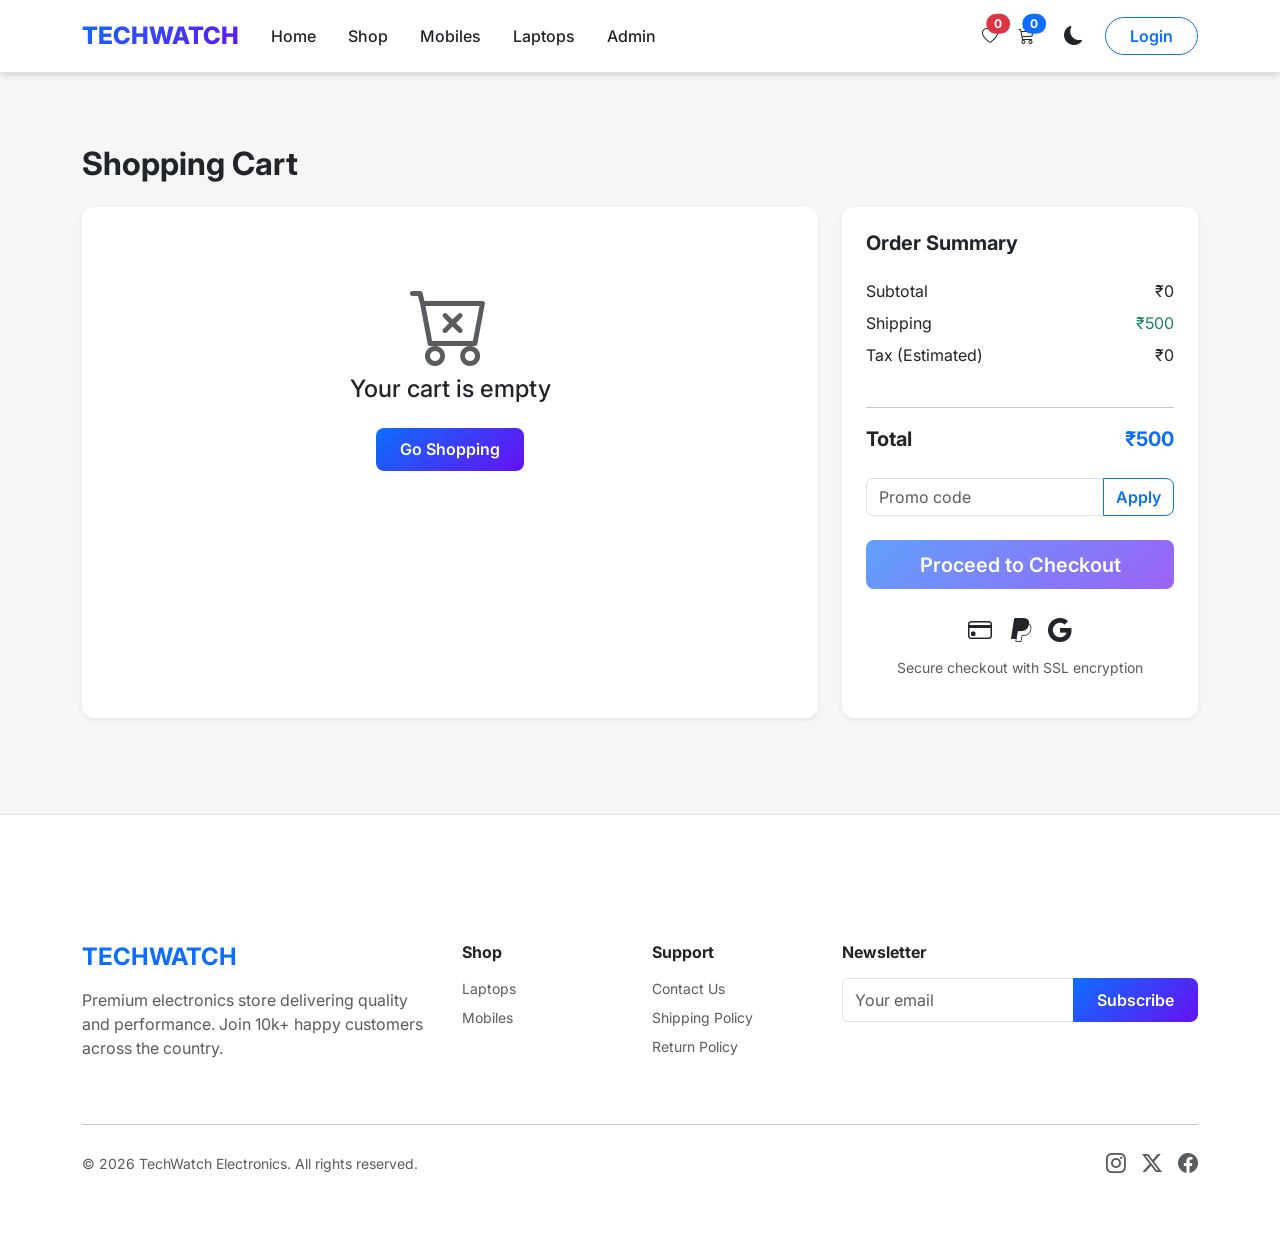
<file: cart.html>
<!DOCTYPE html>
<html lang="en">

<head>
    <meta charset="UTF-8">
    <meta name="viewport" content="width=device-width, initial-scale=1.0">
    <title>Your Cart | TechWatch</title>
    <link href="https://cdn.jsdelivr.net/npm/bootstrap@5.3.0/dist/css/bootstrap.min.css" rel="stylesheet">
    <link rel="stylesheet" href="https://cdn.jsdelivr.net/npm/bootstrap-icons@1.11.1/font/bootstrap-icons.css">
    <link href="https://fonts.googleapis.com/css2?family=Inter:wght@400;500;600;700;800&display=swap" rel="stylesheet">
    <link rel="stylesheet" href="css/style.css">
</head>

<body>

    <div class="container py-5 mt-4">
        <h2 class="fw-bold mb-4">Shopping Cart</h2>

        <div class="row g-4">
            <!-- Cart Items -->
            <div class="col-lg-8">
                <div class="card border-0 shadow-sm p-4">
                    <div class="table-responsive">
                        <table class="table align-middle">
                            <thead class="text-muted">
                                <tr>
                                    <th>Product</th>
                                    <th>Price</th>
                                    <th>Quantity</th>
                                    <th>Total</th>
                                    <th></th>
                                </tr>
                            </thead>
                            <tbody id="cart-items-body">
                                <!-- Cart items rendered by JS -->
                            </tbody>
                        </table>
                    </div>
                    <div id="empty-cart-msg" class="text-center py-5 d-none">
                        <i class="bi bi-cart-x display-1 text-muted mb-3"></i>
                        <h4>Your cart is empty</h4>
                        <a href="products.html" class="btn btn-primary mt-3">Go Shopping</a>
                    </div>
                </div>
            </div>

            <!-- Order Summary -->
            <div class="col-lg-4">
                <div class="card border-0 shadow-sm p-4 sticky-top" style="top: 100px;">
                    <h5 class="fw-bold mb-4">Order Summary</h5>
                    <div class="d-flex justify-content-between mb-2">
                        <span>Subtotal</span>
                        <span id="cart-subtotal" class="fw-600">₹0</span>
                    </div>
                    <div class="d-flex justify-content-between mb-2">
                        <span>Shipping</span>
                        <span id="cart-shipping" class="fw-600 text-success">Free</span>
                    </div>
                    <div class="d-flex justify-content-between mb-4">
                        <span>Tax (Estimated)</span>
                        <span id="cart-tax" class="fw-600">₹0</span>
                    </div>
                    <hr>
                    <div class="d-flex justify-content-between mb-4">
                        <span class="fs-5 fw-bold">Total</span>
                        <span id="cart-total" class="fs-5 fw-bold text-primary">₹0</span>
                    </div>

                    <!-- Coupon -->
                    <div class="mb-4">
                        <div class="input-group">
                            <input type="text" class="form-control" placeholder="Promo code" id="coupon-code">
                            <button class="btn btn-outline-primary" id="apply-coupon">Apply</button>
                        </div>
                    </div>

                    <a href="checkout.html" class="btn btn-primary btn-lg w-100" id="checkout-btn">Proceed to
                        Checkout</a>

                    <div class="mt-4 text-center">
                        <div class="d-flex justify-content-center gap-3">
                            <i class="bi bi-credit-card fs-4"></i>
                            <i class="bi bi-paypal fs-4"></i>
                            <i class="bi bi-google fs-4"></i>
                        </div>
                        <p class="text-muted small mt-2">Secure checkout with SSL encryption</p>
                    </div>
                </div>
            </div>
        </div>
    </div>

    <script src="https://cdn.jsdelivr.net/npm/bootstrap@5.3.0/dist/js/bootstrap.bundle.min.js"></script>
    <script type="module" src="js/cart.js"></script>
</body>

</html>
</file>
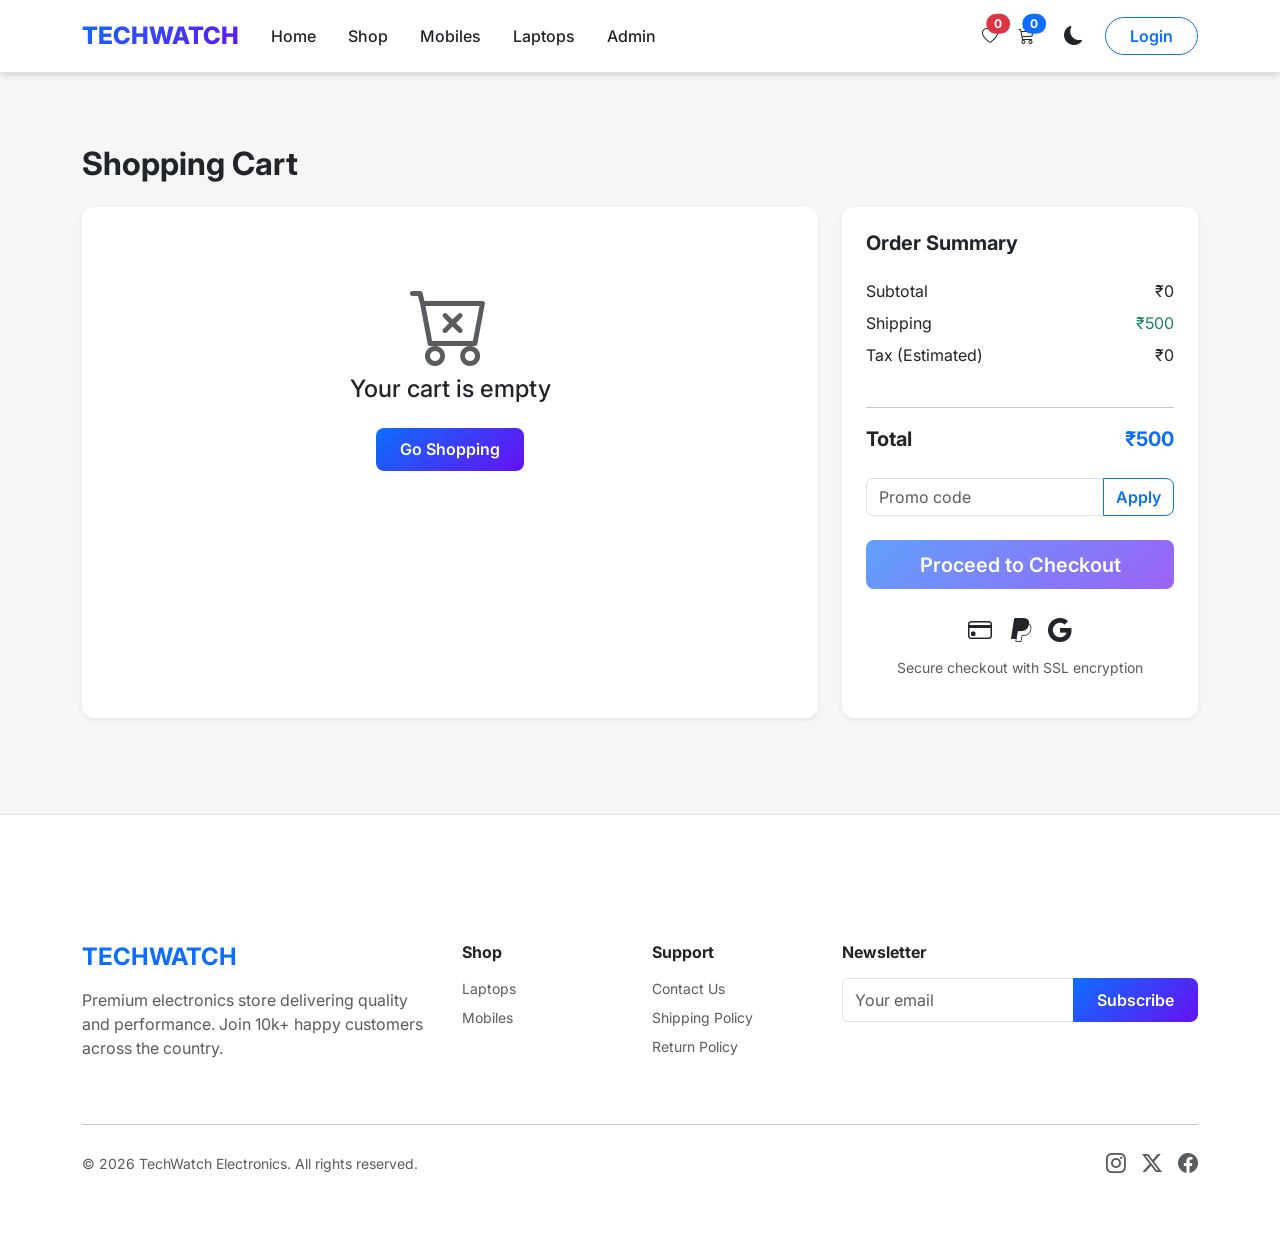
<file: checkout.html>
<!DOCTYPE html>
<html lang="en">

<head>
    <meta charset="UTF-8">
    <meta name="viewport" content="width=device-width, initial-scale=1.0">
    <title>Checkout | TechWatch</title>
    <link href="https://cdn.jsdelivr.net/npm/bootstrap@5.3.0/dist/css/bootstrap.min.css" rel="stylesheet">
    <link rel="stylesheet" href="https://cdn.jsdelivr.net/npm/bootstrap-icons@1.11.1/font/bootstrap-icons.css">
    <link href="https://fonts.googleapis.com/css2?family=Inter:wght@400;500;600;700;800&display=swap" rel="stylesheet">
    <link rel="stylesheet" href="css/style.css">
</head>

<body>

    <div class="container py-4 py-lg-5 mt-4 mt-lg-5">
        <!-- Breadcrumb -->
        <nav aria-label="breadcrumb" class="mb-4">
            <ol class="breadcrumb">
                <li class="breadcrumb-item"><a href="index.html" class="text-decoration-none">Home</a></li>
                <li class="breadcrumb-item"><a href="cart.html" class="text-decoration-none">Cart</a></li>
                <li class="breadcrumb-item active" aria-current="page">Checkout</li>
            </ol>
        </nav>

        <div class="d-flex flex-column flex-md-row align-items-start align-items-md-center mb-4 mb-lg-5">
            <div class="bg-primary bg-opacity-10 rounded-4 me-md-3 mb-3 mb-md-0 d-flex align-items-center justify-content-center"
                style="width: 60px; height: 60px;">
                <i class="bi bi-shield-lock-fill text-primary fs-3"></i>
            </div>
            <div>
                <h2 class="fw-800 mb-1 fs-3">Secure Checkout</h2>
                <p class="text-muted mb-0 small">Review your items and complete your purchase securely.</p>
            </div>
        </div>

        <form id="checkout-form" class="needs-validation" novalidate>
            <div class="row g-4 g-lg-5">
                <!-- Shipping Details -->
                <div class="col-lg-8 order-2 order-lg-1">
                    <div class="card border-0 shadow-sm p-3 p-md-4 mb-4">
                        <h5 class="fw-bold mb-4 checkout-section-title">Shipping Information</h5>
                        <div class="row g-3">
                            <div class="col-md-6">
                                <label class="form-label">First Name</label>
                                <input type="text" class="form-control" required>
                                <div class="invalid-feedback">Required.</div>
                            </div>
                            <div class="col-md-6">
                                <label class="form-label">Last Name</label>
                                <input type="text" class="form-control" required>
                            </div>
                            <div class="col-12">
                                <label class="form-label">Email Address</label>
                                <input type="email" class="form-control" required placeholder="you@example.com">
                            </div>
                            <div class="col-12">
                                <label class="form-label">Address</label>
                                <input type="text" class="form-control" required placeholder="1234 Main St">
                            </div>
                            <!-- <div class="col-md-5">
                                <label class="form-label">Country</label>
                                <select class="form-select" required>
                                    <option value="">Choose...</option>
                                    <option>United States</option>
                                    <option>Canada</option>
                                    <option>India</option>
                                    <option>Germany</option>
                                </select>
                            </div> -->
                            <div class="col-md-4">
                                <label class="form-label">State</label>
                                <input type="text" class="form-control" required>
                            </div>
                            <div class="col-md-3">
                                <label class="form-label">Zip Code</label>
                                <input type="text" class="form-control" required>
                            </div>
                        </div>
                    </div>

                    <div class="card border-0 shadow-sm p-3 p-md-4 mb-4">
                        <h5 class="fw-bold mb-4 checkout-section-title">Payment Method</h5>
                        <div class="my-3">
                            <div class="form-check mb-2">
                                <input id="credit" name="paymentMethod" type="radio" class="form-check-input" checked
                                    required>
                                <label class="form-check-label" for="credit">Credit Card</label>
                            </div>
                            <div class="form-check mb-2">
                                <input id="debit" name="paymentMethod" type="radio" class="form-check-input" required>
                                <label class="form-check-label" for="debit">Debit Card</label>
                            </div>
                            <div class="form-check">
                                <input id="paypal" name="paymentMethod" type="radio" class="form-check-input" required>
                                <label class="form-check-label" for="paypal">PayPal</label>
                            </div>
                        </div>
                        <div class="row gy-3">
                            <div class="col-md-6">
                                <label class="form-label">Name on Card</label>
                                <input type="text" class="form-control" required>
                            </div>
                            <div class="col-md-6">
                                <label class="form-label">Card Number</label>
                                <input type="text" class="form-control" required>
                            </div>
                            <div class="col-md-3">
                                <label class="form-label">Expiration</label>
                                <input type="text" class="form-control" placeholder="MM/YY" required>
                            </div>
                            <div class="col-md-3">
                                <label class="form-label">CVV</label>
                                <input type="text" class="form-control" required>
                            </div>
                        </div>
                    </div>
                </div>

                <!-- Order Summary -->
                <div class="col-lg-4 order-1 order-lg-2">
                    <div class="card border-0 shadow-sm p-3 p-md-4 sticky-lg-top" style="top: 100px;">
                        <h5 class="fw-bold mb-4 checkout-section-title">Your Order</h5>
                        <div id="checkout-items" class="mb-4">
                            <!-- Items list -->
                        </div>
                        <hr>
                        <div class="d-flex justify-content-between mb-4">
                            <span class="fs-5 fw-bold">Total</span>
                            <span id="checkout-total" class="fs-5 fw-bold text-primary">₹0</span>
                        </div>
                        <button type="submit" class="btn btn-primary btn-lg w-100">Place Order</button>
                    </div>
                </div>
            </div>
        </form>
    </div>

    <!-- Order Success Modal -->
    <div class="modal fade" id="successModal" data-bs-backdrop="static" tabindex="-1">
        <div class="modal-dialog modal-dialog-centered">
            <div class="modal-content text-center p-5 border-0">
                <div class="mb-4">
                    <i class="bi bi-check-circle-fill text-success" style="font-size: 5rem;"></i>
                </div>
                <h2 class="fw-bold mb-3">Order Placed!</h2>
                <p class="text-muted mb-4">Thank you for your purchase. Your order #<span id="order-id"></span> has been
                    successfully placed.</p>
                <div class="d-grid">
                    <button class="btn btn-primary btn-lg" onclick="location.href='index.html'">Continue
                        Shopping</button>
                </div>
            </div>
        </div>
    </div>

    <script src="https://cdn.jsdelivr.net/npm/bootstrap@5.3.0/dist/js/bootstrap.bundle.min.js"></script>
    <script type="module" src="js/checkout.js"></script>
</body>

</html>
</file>
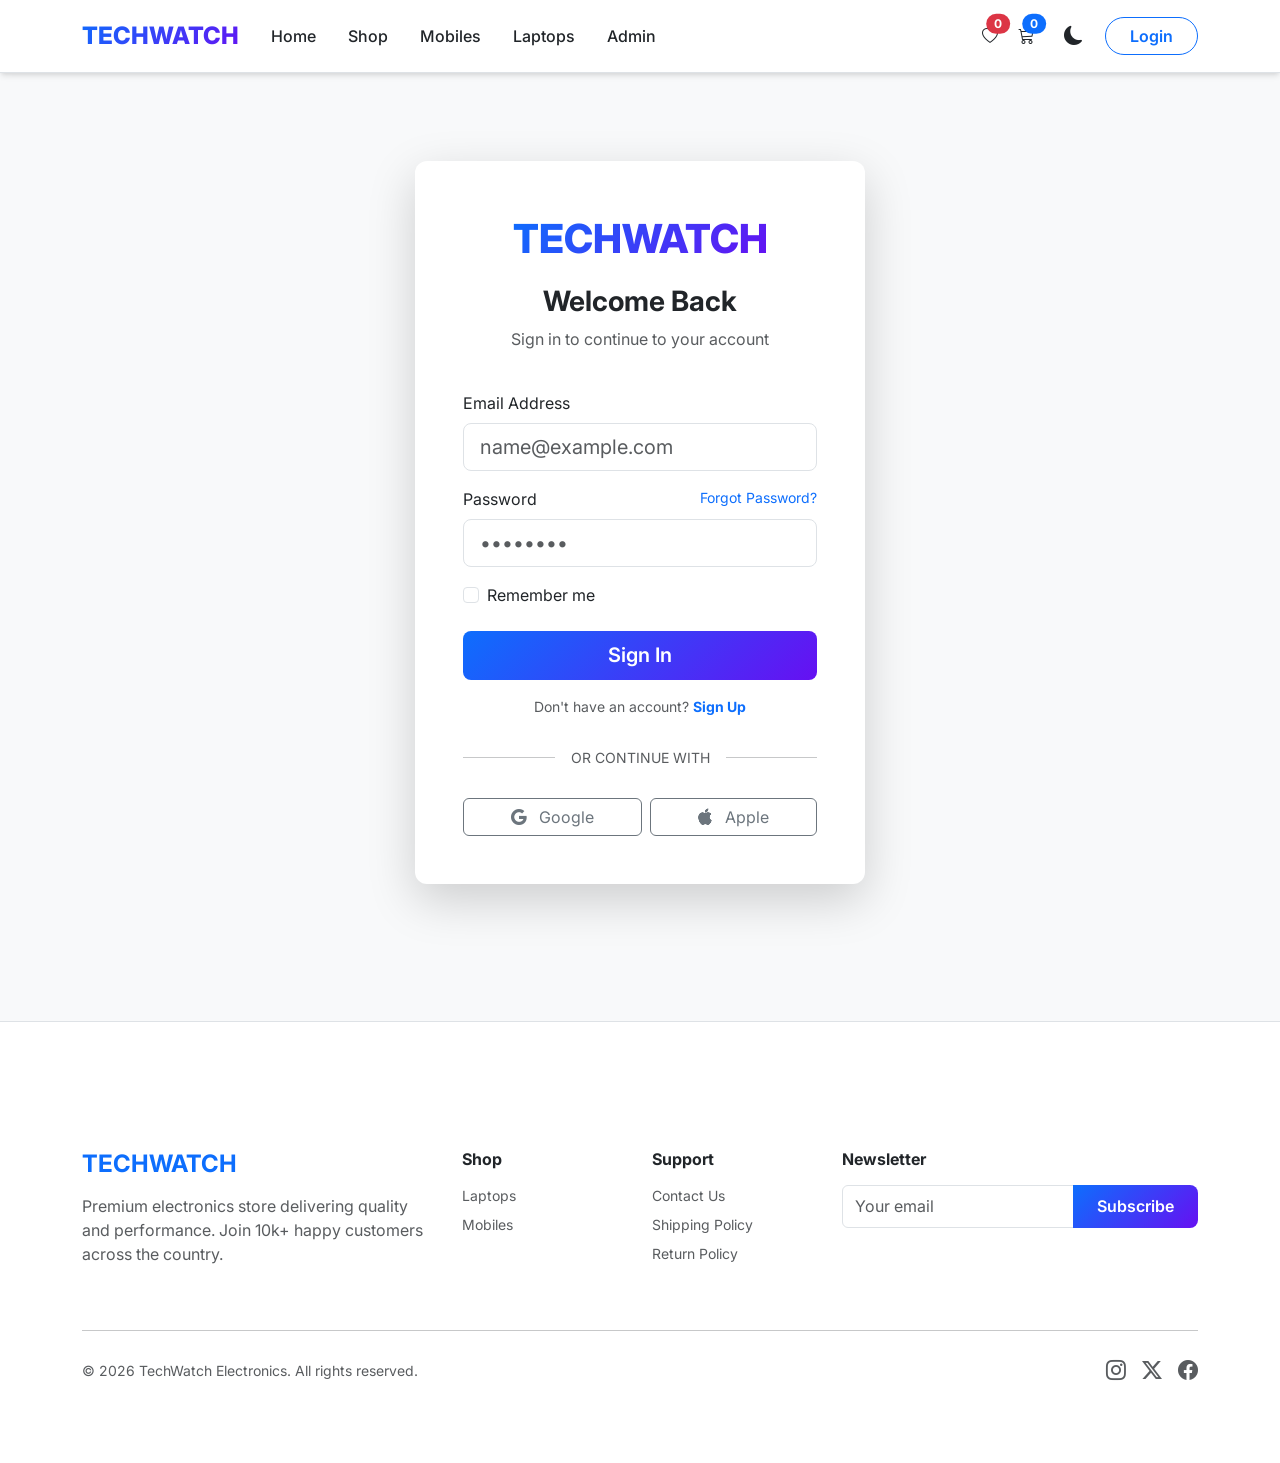
<file: login.html>
<!DOCTYPE html>
<html lang="en">

<head>
    <meta charset="UTF-8">
    <meta name="viewport" content="width=device-width, initial-scale=1.0">
    <title>Login | TechWatch</title>
    <link href="https://cdn.jsdelivr.net/npm/bootstrap@5.3.0/dist/css/bootstrap.min.css" rel="stylesheet">
    <link rel="stylesheet" href="https://cdn.jsdelivr.net/npm/bootstrap-icons@1.11.1/font/bootstrap-icons.css">
    <link href="https://fonts.googleapis.com/css2?family=Inter:wght@400;500;600;700;800&display=swap" rel="stylesheet">
    <link rel="stylesheet" href="css/style.css">
</head>

<body class="bg-light">

    <div class="container d-flex align-items-center justify-content-center min-vh-100 py-5">
        <div class="card border-0 shadow-lg p-4 p-md-5" style="max-width: 450px; width: 100%;">
            <div class="text-center mb-4">
                <a href="index.html" class="navbar-brand fs-1">TECHWATCH</a>
                <h3 class="fw-bold mt-3">Welcome Back</h3>
                <p class="text-muted">Sign in to continue to your account</p>
            </div>

            <form id="login-form">
                <div class="mb-3">
                    <label class="form-label fw-600">Email Address</label>
                    <input type="email" id="email" class="form-control form-control-lg" placeholder="name@example.com"
                        required>
                </div>
                <div class="mb-3">
                    <div class="d-flex justify-content-between">
                        <label class="form-label fw-600">Password</label>
                        <a href="#" class="text-decoration-none small">Forgot Password?</a>
                    </div>
                    <input type="password" id="password" class="form-control form-control-lg" placeholder="••••••••"
                        required>
                </div>
                <div class="mb-4 form-check">
                    <input type="checkbox" class="form-check-input" id="remember">
                    <label class="form-check-label" for="remember">Remember me</label>
                </div>
                <button type="submit" class="btn btn-primary btn-lg w-100 mb-3">Sign In</button>

                <div class="text-center">
                    <p class="text-muted small">Don't have an account? <a href="register.html"
                            class="text-decoration-none fw-bold">Sign Up</a></p>
                </div>

                <div class="divider d-flex align-items-center my-4">
                    <hr class="flex-grow-1">
                    <span class="mx-3 text-muted small">OR CONTINUE WITH</span>
                    <hr class="flex-grow-1">
                </div>

                <div class="d-flex gap-2">
                    <button type="button" class="btn btn-outline-secondary flex-grow-1"><i
                            class="bi bi-google me-2"></i> Google</button>
                    <button type="button" class="btn btn-outline-secondary flex-grow-1"><i class="bi bi-apple me-2"></i>
                        Apple</button>
                </div>
            </form>
        </div>
    </div>

    <script src="https://cdn.jsdelivr.net/npm/bootstrap@5.3.0/dist/js/bootstrap.bundle.min.js"></script>
    <script type="module" src="js/auth.js"></script>
</body>

</html>
</file>
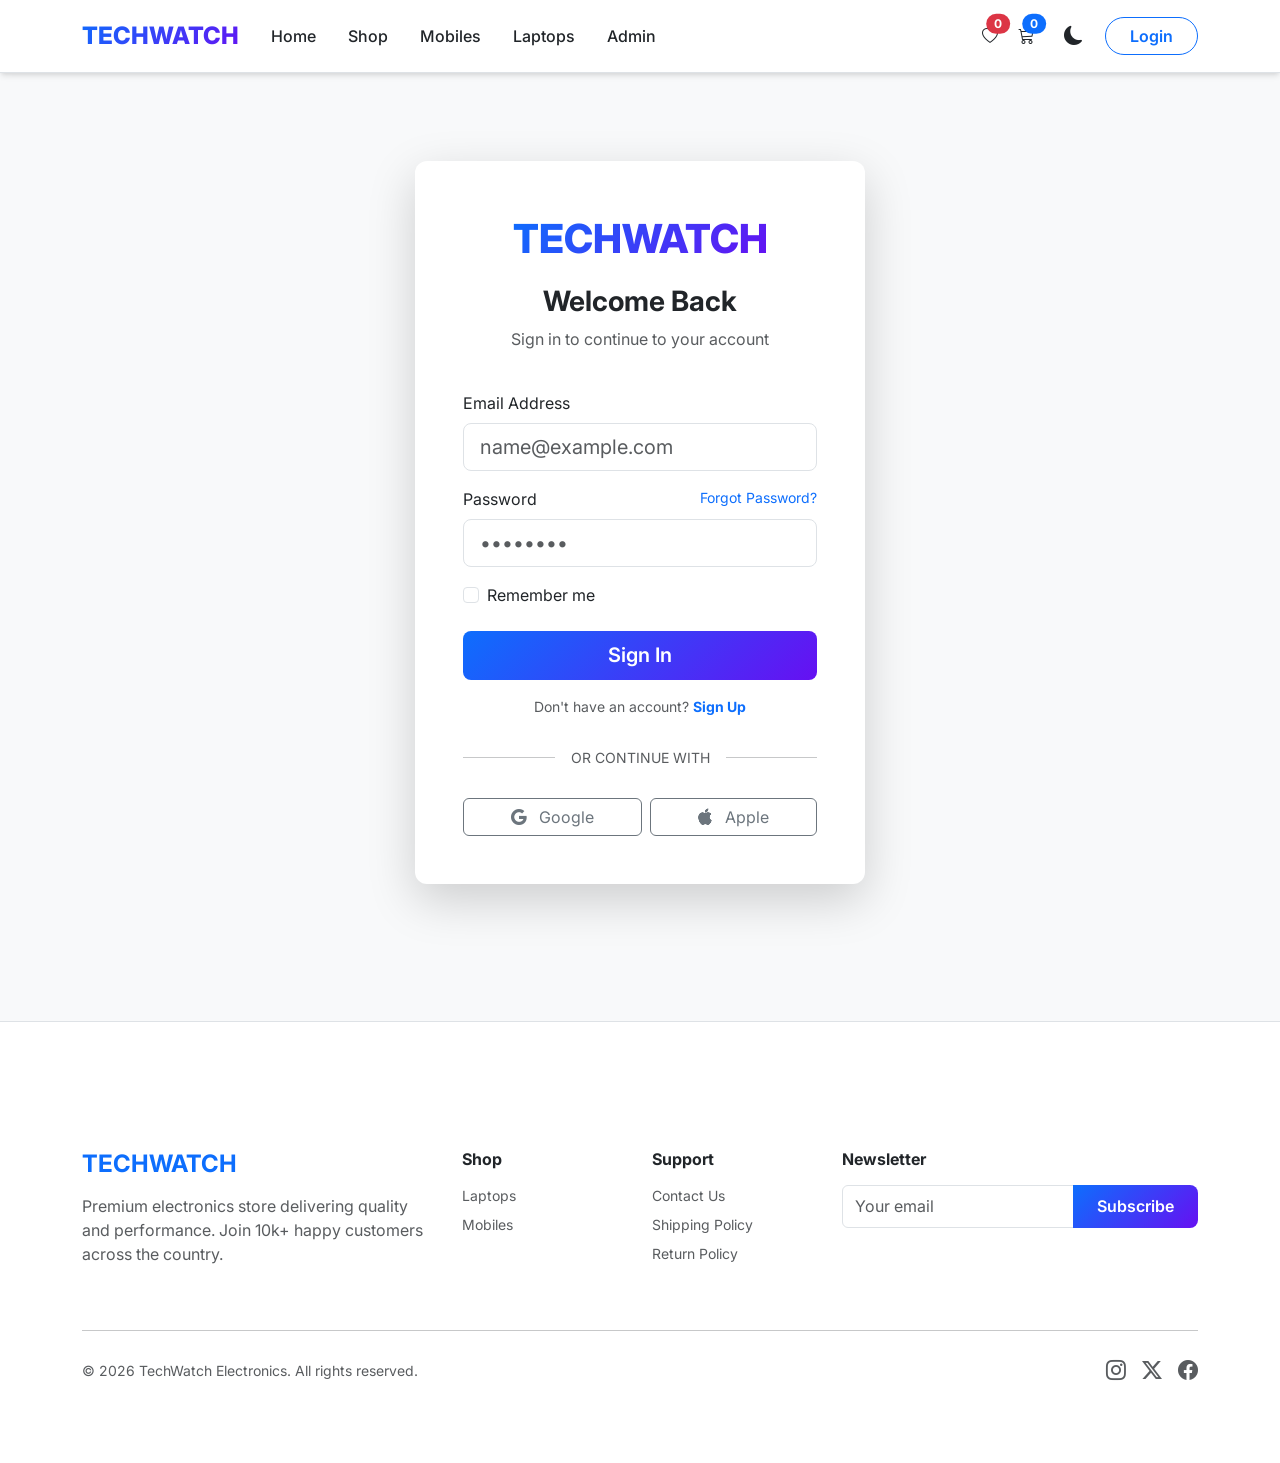
<file: profile.html>
<!DOCTYPE html>
<html lang="en">

<head>
    <meta charset="UTF-8">
    <meta name="viewport" content="width=device-width, initial-scale=1.0">
    <title>My Profile | TechWatch</title>
    <link href="https://cdn.jsdelivr.net/npm/bootstrap@5.3.0/dist/css/bootstrap.min.css" rel="stylesheet">
    <link rel="stylesheet" href="https://cdn.jsdelivr.net/npm/bootstrap-icons@1.11.1/font/bootstrap-icons.css">
    <link href="https://fonts.googleapis.com/css2?family=Inter:wght@400;500;600;700;800&display=swap" rel="stylesheet">
    <link rel="stylesheet" href="css/style.css">
</head>

<body>

    <div class="container py-5 mt-4">
        <div class="row g-4">
            <!-- Sidebar -->
            <div class="col-lg-4">
                <div class="card border-0 shadow-sm p-4 text-center">
                    <div class="mb-4">
                        <img src="https://ui-avatars.com/api/?name=User&background=0D6EFD&color=fff&size=128"
                            alt="Avatar" class="rounded-circle shadow-sm" id="profile-avatar">
                    </div>
                    <h4 class="fw-bold mb-1" id="profile-name">User Name</h4>
                    <p class="text-muted small" id="profile-email">user@example.com</p>
                    <hr>
                    <div class="list-group list-group-flush text-start">
                        <a href="#orders" class="list-group-item list-group-item-action border-0 py-3 active"><i
                                class="bi bi-box-seam me-2"></i> My Orders</a>
                        <a href="wishlist.html" class="list-group-item list-group-item-action border-0 py-3"><i
                                class="bi bi-heart me-2"></i> Wishlist</a>
                        <a href="cart.html" class="list-group-item list-group-item-action border-0 py-3"><i
                                class="bi bi-cart me-2"></i> My Cart</a>
                        <a href="#" class="list-group-item list-group-item-action border-0 py-3 text-danger"
                            onclick="logout()"><i class="bi bi-box-arrow-right me-2"></i> Logout</a>
                    </div>
                </div>
            </div>

            <!-- Content -->
            <div class="col-lg-8">
                <div class="card border-0 shadow-sm p-4 h-100">
                    <h5 class="fw-bold mb-4">Order History</h5>
                    <div class="table-responsive">
                        <table class="table align-middle">
                            <thead class="bg-light">
                                <tr>
                                    <th>Order ID</th>
                                    <th>Date</th>
                                    <th>Total</th>
                                    <th>Status</th>
                                    <th>Action</th>
                                </tr>
                            </thead>
                            <tbody id="orders-body">
                                <!-- Orders rendered by JS -->
                            </tbody>
                        </table>
                    </div>
                    <div id="no-orders" class="text-center py-5 d-none">
                        <p class="text-muted">You haven't placed any orders yet.</p>
                        <a href="products.html" class="btn btn-outline-primary">Start Shopping</a>
                    </div>
                </div>
            </div>
        </div>
    </div>

    <script src="https://cdn.jsdelivr.net/npm/bootstrap@5.3.0/dist/js/bootstrap.bundle.min.js"></script>
    <script type="module">
        import { showToast } from './js/utils.js';

        document.addEventListener('DOMContentLoaded', () => {
            const user = JSON.parse(localStorage.getItem('currentUser'));
            if (!user) {
                window.location.href = 'login.html';
                return;
            }

            document.getElementById('profile-name').innerText = user.name;
            document.getElementById('profile-email').innerText = user.email;
            document.getElementById('profile-avatar').src = `https://ui-avatars.com/api/?name=${user.name}&background=0D6EFD&color=fff&size=128`;

            renderOrders();
        });

        const renderOrders = () => {
            const orders = JSON.parse(localStorage.getItem('orders')) || [];
            const body = document.getElementById('orders-body');
            const noOrders = document.getElementById('no-orders');

            if (orders.length === 0) {
                noOrders.classList.remove('d-none');
                body.parentElement.classList.add('d-none');
                return;
            }

            orders.reverse().forEach(order => {
                const tr = document.createElement('tr');
                tr.innerHTML = `
                    <td>#${order.id}</td>
                    <td>${order.date}</td>
                    <td class="fw-bold">${order.total}</td>
                    <td><span class="badge bg-success-subtle text-success">${order.status}</span></td>
                    <td><button class="btn btn-sm btn-outline-primary">View Details</button></td>
                `;
                body.appendChild(tr);
            });
        };
    </script>
</body>

</html>
</file>
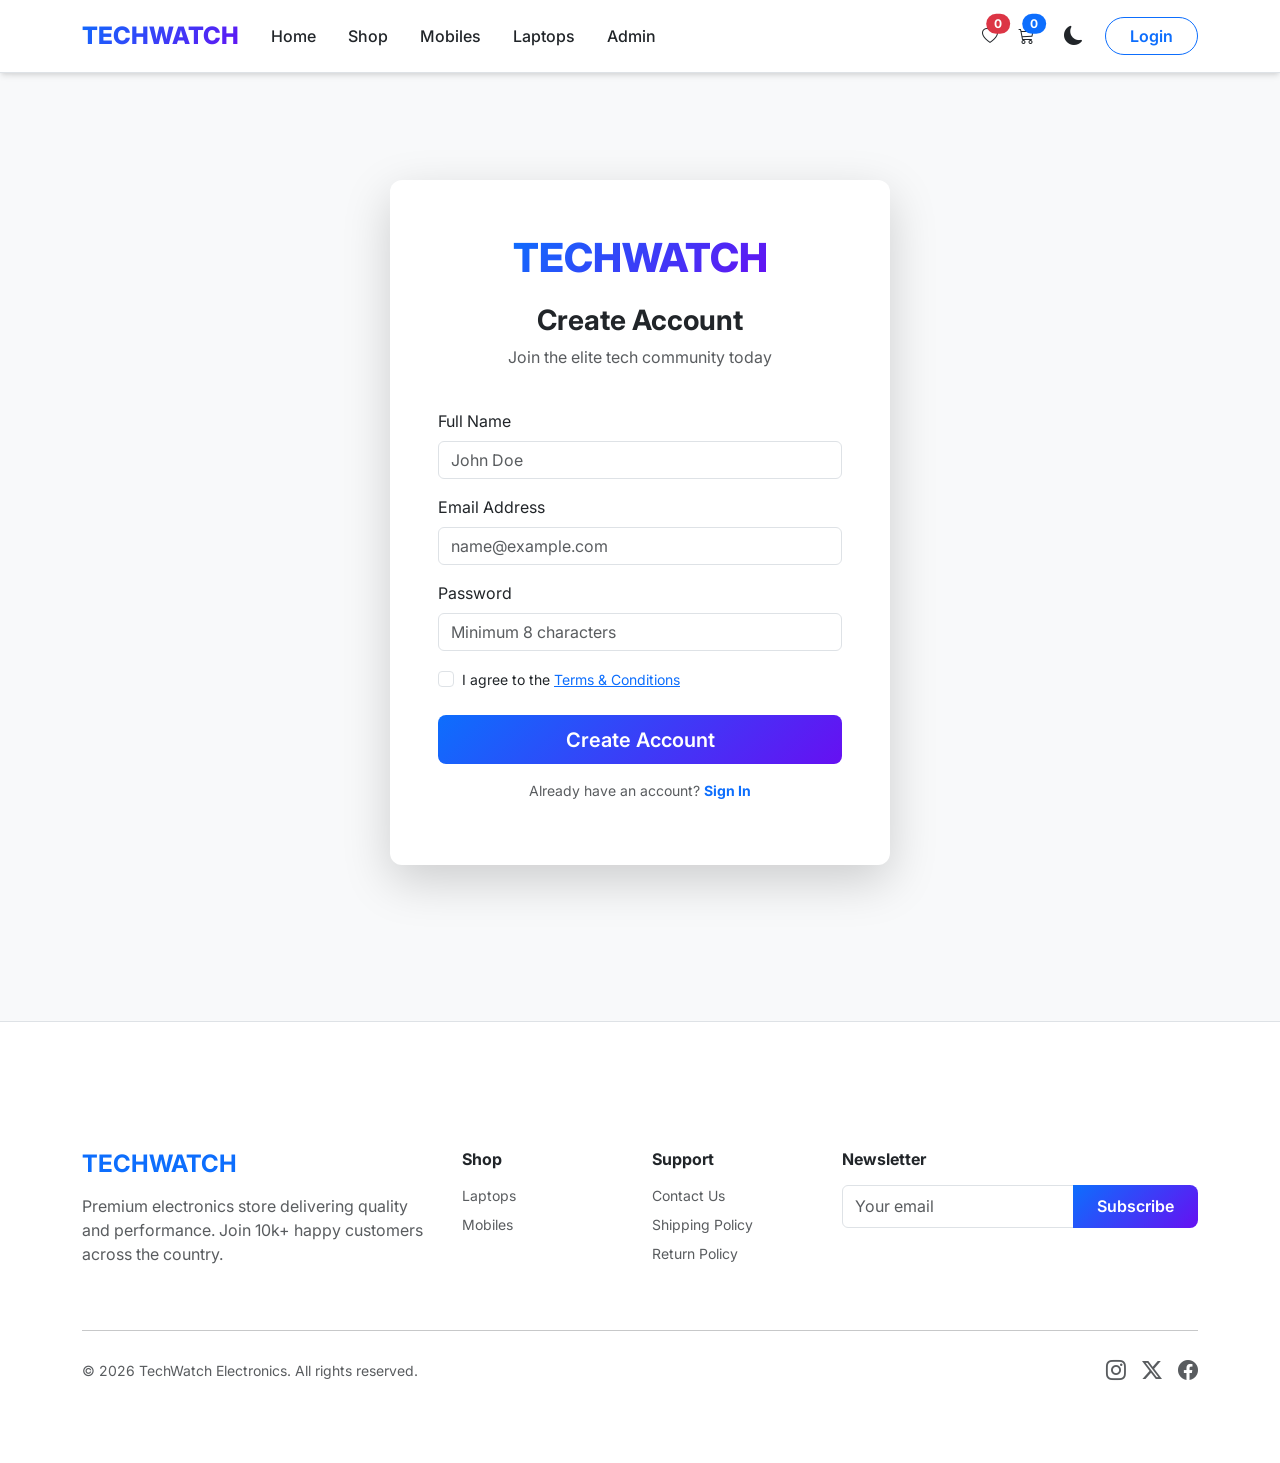
<file: register.html>
<!DOCTYPE html>
<html lang="en">

<head>
    <meta charset="UTF-8">
    <meta name="viewport" content="width=device-width, initial-scale=1.0">
    <title>Register | TechWatch</title>
    <link href="https://cdn.jsdelivr.net/npm/bootstrap@5.3.0/dist/css/bootstrap.min.css" rel="stylesheet">
    <link rel="stylesheet" href="https://cdn.jsdelivr.net/npm/bootstrap-icons@1.11.1/font/bootstrap-icons.css">
    <link href="https://fonts.googleapis.com/css2?family=Inter:wght@400;500;600;700;800&display=swap" rel="stylesheet">
    <link rel="stylesheet" href="css/style.css">
</head>

<body class="bg-light">

    <div class="container d-flex align-items-center justify-content-center min-vh-100 py-5">
        <div class="card border-0 shadow-lg p-4 p-md-5" style="max-width: 500px; width: 100%;">
            <div class="text-center mb-4">
                <a href="index.html" class="navbar-brand fs-1">TECHWATCH</a>
                <h3 class="fw-bold mt-3">Create Account</h3>
                <p class="text-muted">Join the elite tech community today</p>
            </div>

            <form id="register-form">
                <div class="row g-3 mb-3">
                    <div class="col-md-12">
                        <label class="form-label fw-600">Full Name</label>
                        <input type="text" id="name" class="form-control" placeholder="John Doe" required>
                    </div>
                </div>
                <div class="mb-3">
                    <label class="form-label fw-600">Email Address</label>
                    <input type="email" id="email" class="form-control" placeholder="name@example.com" required>
                </div>
                <div class="mb-3">
                    <label class="form-label fw-600">Password</label>
                    <input type="password" id="password" class="form-control" placeholder="Minimum 8 characters"
                        required>
                </div>
                <div class="mb-4 form-check">
                    <input type="checkbox" class="form-check-input" id="terms" required>
                    <label class="form-check-label small" for="terms">I agree to the <a href="#">Terms &
                            Conditions</a></label>
                </div>
                <button type="submit" class="btn btn-primary btn-lg w-100 mb-3">Create Account</button>

                <div class="text-center">
                    <p class="text-muted small">Already have an account? <a href="login.html"
                            class="text-decoration-none fw-bold">Sign In</a></p>
                </div>
            </form>
        </div>
    </div>

    <script src="https://cdn.jsdelivr.net/npm/bootstrap@5.3.0/dist/js/bootstrap.bundle.min.js"></script>
    <script type="module" src="js/auth.js"></script>
</body>

</html>
</file>
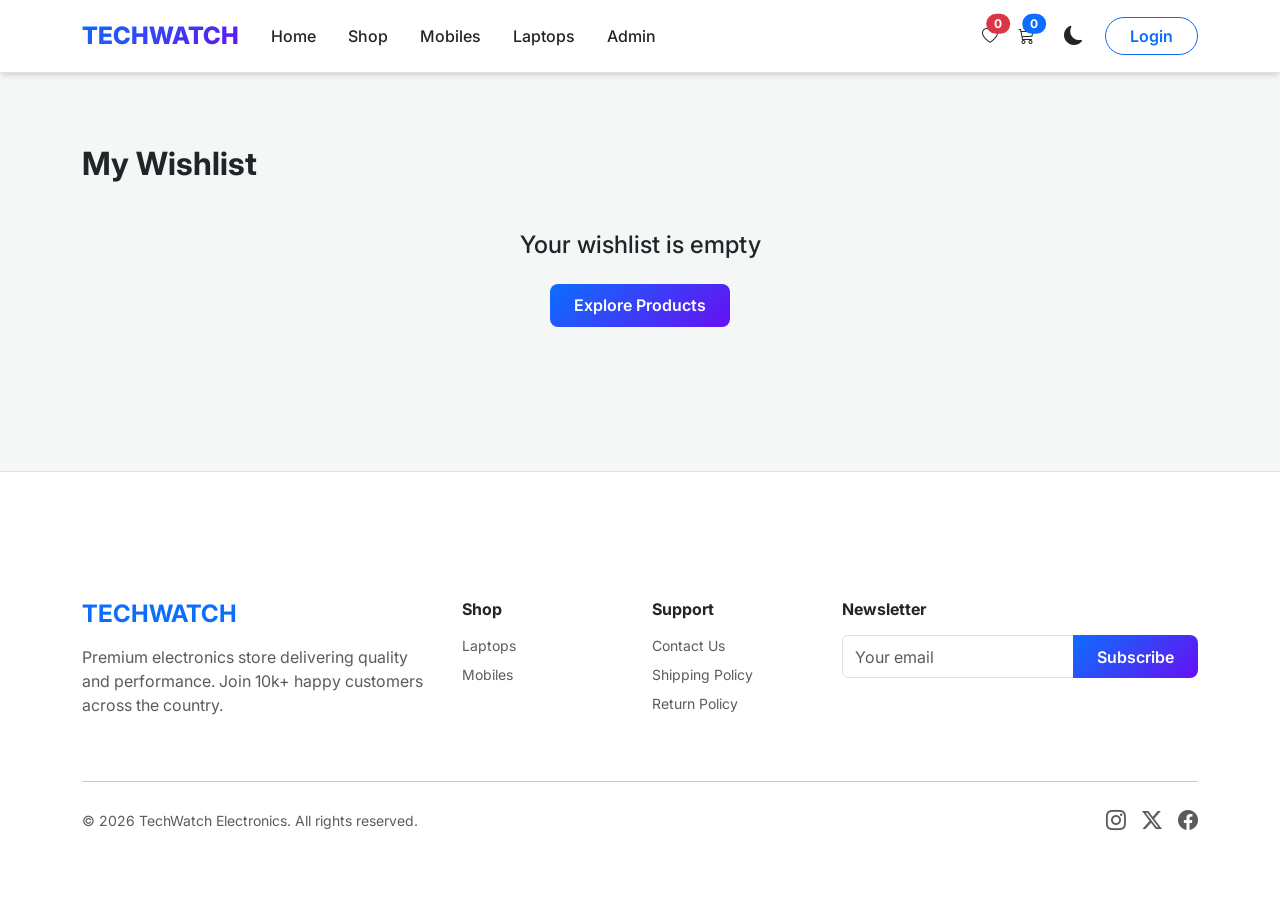
<file: wishlist.html>
<!DOCTYPE html>
<html lang="en">

<head>
    <meta charset="UTF-8">
    <meta name="viewport" content="width=device-width, initial-scale=1.0">
    <title>My Wishlist | TechWatch</title>
    <link href="https://cdn.jsdelivr.net/npm/bootstrap@5.3.0/dist/css/bootstrap.min.css" rel="stylesheet">
    <link rel="stylesheet" href="https://cdn.jsdelivr.net/npm/bootstrap-icons@1.11.1/font/bootstrap-icons.css">
    <link href="https://fonts.googleapis.com/css2?family=Inter:wght@400;500;600;700;800&display=swap" rel="stylesheet">
    <link rel="stylesheet" href="css/style.css">
</head>

<body>

    <div class="container py-5 mt-4">
        <h2 class="fw-bold mb-4">My Wishlist</h2>

        <div id="wishlist-container" class="row g-4">
            <!-- Wishlist items rendered by JS -->
        </div>

        <div id="empty-wishlist" class="text-center py-5 d-none">
            <i class="bi bi-heart-break display-1 text-muted mb-3"></i>
            <h4>Your wishlist is empty</h4>
            <a href="products.html" class="btn btn-primary mt-3">Explore Products</a>
        </div>
    </div>

    <script src="https://cdn.jsdelivr.net/npm/bootstrap@5.3.0/dist/js/bootstrap.bundle.min.js"></script>
    <script type="module" src="js/wishlist.js"></script>
</body>

</html>
</file>
<file: css/style.css>
:root {
    /* Light Mode */
    --primary: #0d6efd;
    --primary-dark: #0a58ca;
    --secondary: #6c757d;
    --dark: #212529;
    --light: #f8f9fa;
    --bg-body: #f4f7f6;
    --bg-card: #ffffff;
    --text-main: #212529;
    --text-muted: #6c757d;
    --border-color: #dee2e6;
    --accent: #ffc107;
    --gradient: linear-gradient(135deg, #0d6efd, #6610f2);
    --shadow: 0 4px 6px -1px rgba(0, 0, 0, 0.1), 0 2px 4px -1px rgba(0, 0, 0, 0.06);
    --transition: all 0.3s ease;
}

[data-theme="dark"] {
    --bg-body: #0a0f1d;
    --bg-card: #161e31;
    --text-main: #ffffff;
    --text-muted: #cbd5e1;
    --border-color: #2d3748;
    --dark: #ffffff;
    --light: #1e293b;
    --shadow: 0 10px 15px -3px rgba(0, 0, 0, 0.6);
}

[data-theme="dark"] .bg-body-tertiary {
    background-color: #0f172a !important;
    /* Premium dark background for trending section */
}

[data-theme="dark"] .bg-dark {
    background-color: #050810 !important;
    /* Deeper dark for contrast sections */
}

/* Global Dark Mode Text Overrides */
[data-theme="dark"],
[data-theme="dark"] body,
[data-theme="dark"] .card-title,
[data-theme="dark"] .form-label,
[data-theme="dark"] label,
[data-theme="dark"] .form-check-label,
[data-theme="dark"] .nav-link,
[data-theme="dark"] .dropdown-item,
[data-theme="dark"] .table,
[data-theme="dark"] .breadcrumb-item,
[data-theme="dark"] .accordion-button {
    color: #ffffff !important;
}

[data-theme="dark"] h1,
[data-theme="dark"] h2,
[data-theme="dark"] h3,
[data-theme="dark"] h4,
[data-theme="dark"] h5,
[data-theme="dark"] h6,
[data-theme="dark"] .fw-bold,
[data-theme="dark"] .fw-600 {
    color: #ffffff !important;
}

[data-theme="dark"] i,
[data-theme="dark"] span,
[data-theme="dark"] small:not(.badge) {
    color: #ffffff !important;
}

[data-theme="dark"] .text-muted,
[data-theme="dark"] .lead,
[data-theme="dark"] p:not(.fw-bold) {
    color: #cbd5e1 !important;
}

/* Ensure icons in navbar and cards stand out */
[data-theme="dark"] .bi {
    color: #ffffff !important;
}

[data-theme="dark"] .nav-link:hover .bi {
    color: var(--primary) !important;
}

/* Form Controls in Dark Mode */
[data-theme="dark"] .form-control,
[data-theme="dark"] .form-select {
    background-color: #1e293b !important;
    border-color: #334155 !important;
    color: #ffffff !important;
}

[data-theme="dark"] .form-control::placeholder {
    color: #94a3b8 !important;
}

[data-theme="dark"] .input-group-text {
    background-color: #2d3748 !important;
    border-color: #334155 !important;
    color: #ffffff !important;
}

[data-theme="dark"] .skeleton {
    background: linear-gradient(90deg, #1e293b 25%, #334155 50%, #1e293b 75%);
}

[data-theme="dark"] .card:hover {
    box-shadow: 0 20px 25px -5px rgba(0, 0, 0, 0.5);
    border-color: var(--primary);
}

/* Wishlist Button Styling */
.btn-wishlist {
    background-color: white !important;
    transition: var(--transition);
}

[data-theme="dark"] .btn-wishlist {
    background-color: #1e293b !important;
    color: white !important;
    border: 1px solid #334155 !important;
}

.btn-wishlist:hover {
    transform: scale(1.1);
    box-shadow: 0 5px 15px rgba(0, 0, 0, 0.2) !important;
}

.btn-wishlist.active i {
    color: #ff4757 !important;
}

.btn-wishlist.active i::before {
    content: "\f415" !important;
    /* bi-heart-fill */
}

/* Mobile Featured Grid (2 products per row) */
@media (max-width: 576px) {
    .featured-grid .col-featured {
        width: 50%;
        padding: 5px;
    }

    .featured-grid .card-title {
        font-size: 0.9rem;
        height: 2.4rem;
        overflow: hidden;
    }

    .featured-grid .card-img-top {
        height: 120px;
    }
}

/* Checkout Page Enhancements */
.fw-800 {
    font-weight: 800;
}

.bg-opacity-10 {
    background-color: rgba(13, 110, 253, 0.1);
}

.checkout-section-title {
    position: relative;
    padding-left: 15px;
}

.checkout-section-title::before {
    content: "";
    position: absolute;
    left: 0;
    top: 0;
    bottom: 0;
    width: 4px;
    background: var(--gradient);
    border-radius: 2px;
}

[data-theme="dark"] .card {
    border: 1px solid rgba(255, 255, 255, 0.05);
}

.cart-summary-breakdown span {
    font-size: 0.9rem;
}

body {
    font-family: 'Inter', sans-serif;
    background-color: var(--bg-body);
    color: var(--text-main);
    transition: var(--transition);
    overflow-x: hidden;
}

/* Navbar */
.navbar {
    background-color: var(--bg-card) !important;
    box-shadow: var(--shadow);
    transition: var(--transition);
    padding: 0.8rem 0;
}

.navbar-brand {
    font-weight: 800;
    font-size: 1.5rem;
    background: var(--gradient);
    -webkit-background-clip: text;
    background-clip: text;
    -webkit-text-fill-color: transparent;
}

.nav-link {
    font-weight: 500;
    color: var(--text-main) !important;
    margin: 0 0.5rem;
}

.nav-link:hover {
    color: var(--primary) !important;
}

/* Hero Section */
.hero-section {
    padding: 100px 0;
    background: radial-gradient(circle at 10% 20%, rgba(13, 110, 253, 0.1) 0%, transparent 40%),
        radial-gradient(circle at 90% 80%, rgba(102, 16, 242, 0.1) 0%, transparent 40%);
}

.hero-content h1 {
    font-size: 3.5rem;
    font-weight: 800;
    margin-bottom: 1.5rem;
}

/* Cards */
.card {
    background-color: var(--bg-card);
    border: 1px solid var(--border-color);
    border-radius: 12px;
    overflow: hidden;
    transition: var(--transition);
    height: 100%;
}

.card:hover {
    transform: translateY(-10px);
    box-shadow: 0 20px 25px -5px rgba(0, 0, 0, 0.1), 0 10px 10px -5px rgba(0, 0, 0, 0.04);
}

.card-img-top {
    height: 200px;
    object-fit: cover;
    transition: var(--transition);
}

.card:hover .card-img-top {
    transform: scale(1.05);
}

/* Buttons */
.btn-primary {
    background: var(--gradient);
    border: none;
    padding: 0.6rem 1.5rem;
    font-weight: 600;
    border-radius: 8px;
}

.btn-outline-primary {
    border-color: var(--primary);
    color: var(--primary);
    font-weight: 600;
    border-radius: 8px;
}

/* Badge */
.badge-trending {
    position: absolute;
    top: 10px;
    left: 10px;
    background: var(--accent);
    color: #000;
    padding: 5px 10px;
    border-radius: 20px;
    font-size: 0.75rem;
    font-weight: 700;
    z-index: 10;
}

/* Theme Toggle */
#theme-toggle {
    cursor: pointer;
    font-size: 1.2rem;
    padding: 5px 10px;
    border-radius: 50%;
    transition: var(--transition);
}

#theme-toggle:hover {
    background: rgba(0, 0, 0, 0.05);
}

/* Loading Skeleton */
.skeleton {
    background: linear-gradient(90deg, #f0f0f0 25%, #e0e0e0 50%, #f0f0f0 75%);
    background-size: 200% 100%;
    animation: skeleton-loading 1.5s infinite;
}

@keyframes skeleton-loading {
    0% {
        background-position: 200% 0;
    }

    100% {
        background-position: -200% 0;
    }
}

/* Custom Scrollbar */
::-webkit-scrollbar {
    width: 8px;
}

::-webkit-scrollbar-track {
    background: var(--bg-body);
}

::-webkit-scrollbar-thumb {
    background: var(--primary);
    border-radius: 10px;
}

/* Footer */
footer {
    background-color: var(--bg-card);
    border-top: 1px solid var(--border-color);
    padding: 80px 0 30px;
    transition: var(--transition);
}

[data-theme="dark"] footer {
    background-color: #0f172a;
    /* Slightly darker than cards for depth */
}

footer h4,
footer h6 {
    color: var(--text-main);
}

footer .list-unstyled a {
    transition: var(--transition);
    color: var(--text-muted);
}

footer .list-unstyled a:hover {
    color: var(--primary) !important;
    padding-left: 5px;
}

/* Back to Top Button */
#btn-back-to-top {
    position: fixed;
    bottom: 30px;
    right: 30px;
    display: none;
    width: 50px;
    height: 50px;
    border-radius: 50%;
    background: var(--gradient);
    border: none;
    color: white !important;
    font-size: 1.5rem;
    box-shadow: 0 10px 20px rgba(13, 110, 253, 0.3);
    z-index: 1001;
    transition: all 0.4s cubic-bezier(0.175, 0.885, 0.32, 1.275);
}

#btn-back-to-top:hover {
    transform: scale(1.1) translateY(-5px);
    box-shadow: 0 15px 30px rgba(13, 110, 253, 0.5);
}

#btn-back-to-top.show {
    display: flex !important;
    align-items: center;
    justify-content: center;
    animation: popIn 0.4s ease-out;
}

@keyframes popIn {
    0% {
        transform: scale(0);
        opacity: 0;
    }

    100% {
        transform: scale(1);
        opacity: 1;
    }
}

/* Product Detail Zoom */
.product-img-container {
    position: relative;
    overflow: hidden;
    cursor: zoom-in;
}

.product-img-zoom {
    transition: transform 0.5s ease;
}

.product-img-container:hover .product-img-zoom {
    transform: scale(1.5);
}

/* Animations */
.fade-in {
    animation: fadeIn 0.8s ease-in-out;
}

@keyframes fadeIn {
    from {
        opacity: 0;
        transform: translateY(20px);
    }

    to {
        opacity: 1;
        transform: translateY(0);
    }
}
</file>
